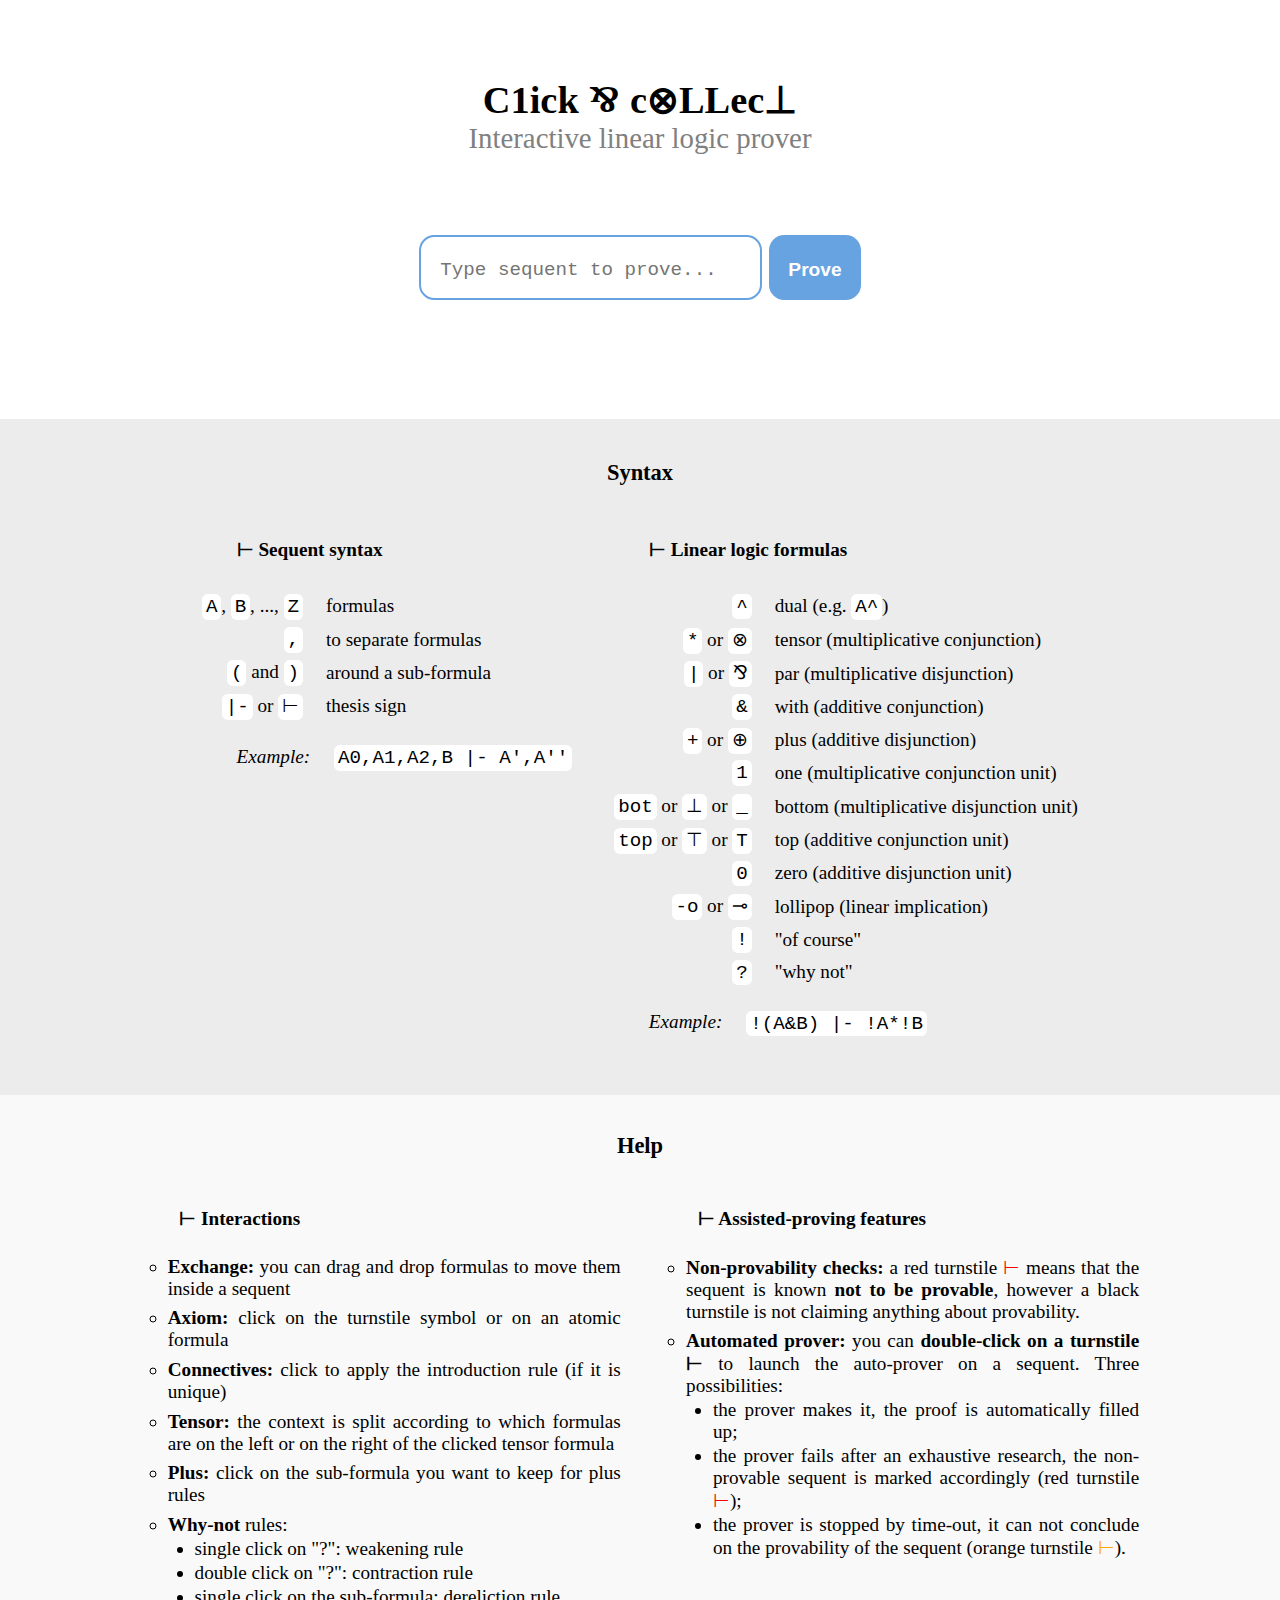
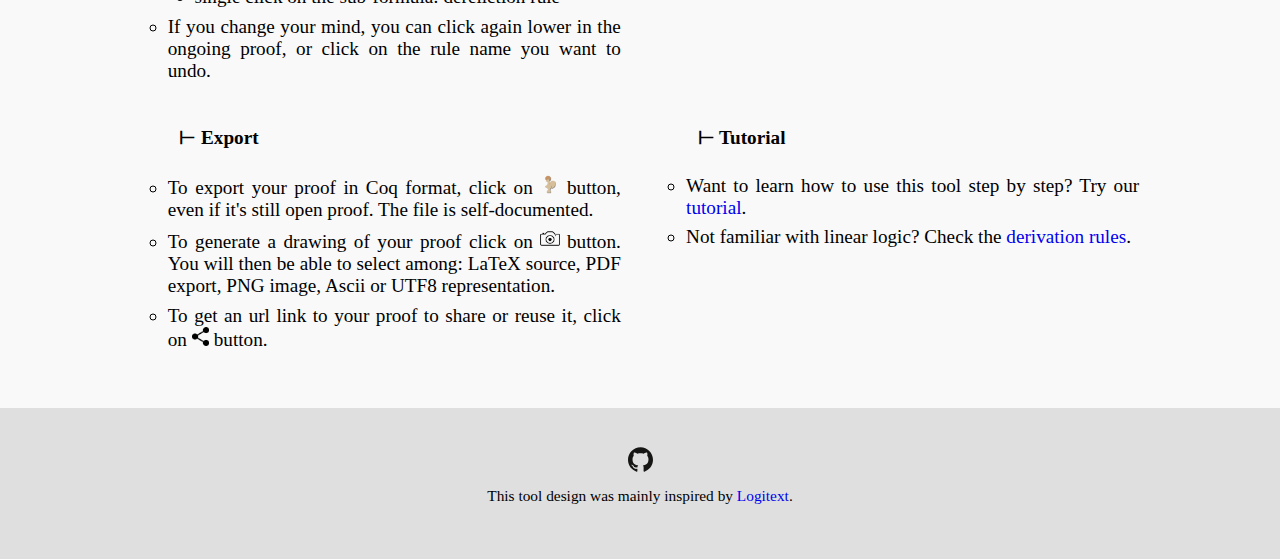
<file: index.html>
<?xml version="1.0" encoding="utf-8" ?>
<!DOCTYPE html PUBLIC "-//W3C//DTD XHTML 1.0 Transitional//EN" "http://www.w3.org/TR/xhtml1/DTD/xhtml1-transitional.dtd">
<html xmlns="http://www.w3.org/1999/xhtml" xml:lang="en" lang="en">
    <head>
        <link rel="canonical" href="https://click-and-collect.linear-logic.org/" />
        <script src="static/jquery/jquery-3.6.0.min.js" type="text/javascript"></script>
        <script src="static/jquery/jquery-ui.min.js" type="text/javascript"></script>
        <!-- JQuery on mobile -->
        <script type="text/javascript" src="static/jquery/jquery.ui.touch-punch.min.js"></script>
        <script type="text/javascript" src="static/js/sequent.js"></script>
        <script type="text/javascript" src="static/js/proof.js"></script>
        <script type="text/javascript" src="static/js/app.js"></script>
        <link rel="stylesheet" type="text/css" href="static/css/jquery-ui.min.css">
        <link rel="stylesheet" type="text/css" href="static/css/jquery-ui.structure.min.css">
        <link rel="stylesheet" type="text/css" href="static/css/jquery-ui.theme.min.css">
        <link href="static/css/style.css" rel="stylesheet" type="text/css">
        <title>C1ick ⅋ c⊗LLec⊥ - Interactive linear logic prover</title>
        <link rel="shortcut icon" type="image/jpg" href="static/images/favicon.ico"/>
        <meta name="description" content="An interactive tool to build proofs in the sequent calculus of Linear Logic">
        <meta name="keywords" content="click, collect, click-and-collect, linear, logic, LL, sequent, calculus, proof, prover, propositional, interactive, online, latex, coq, pdf">
        <meta name="viewport" content="width=device-width, initial-scale=1.0">

        <!-- Global site tag (gtag.js) - Google Analytics -->
        <script async src="https://www.googletagmanager.com/gtag/js?id=G-6M0JK9PWN1" type="text/javascript"></script>
        <script type="text/javascript">
            window.dataLayer = window.dataLayer || [];
            function gtag(){dataLayer.push(arguments);}
            gtag('js', new Date());

            gtag('config', 'G-6M0JK9PWN1');
        </script>
    </head>
    <body>
        <div class="section-wrapper">
            <div class="section">
                <h2>C1ick <span class="flip">&</span> c⊗LLec⊥</h2>
                <h1>Interactive linear logic prover</h1>
            </div>
            <div class="section">
                <form action="#" id="sequent-form">
                    <label>
                        <input type="text" name="sequentAsString" placeholder="Type sequent to prove..." size="24" />
                    </label>
                    <input type="submit" value="Prove" onclick="submitSequent(this)">
                </form>
            </div>
        </div>

        <div class="section-wrapper">
            <div class="section main-proof-section">
                <div id="main-proof-container" class="proof-container">

                </div>
            </div>
        </div>

        <div class="section-wrapper darker-gray">
            <div class="section syntax">
                <h3>Syntax</h3>
                <div class="subsection">
                    <h4>
                        Sequent syntax
                    </h4>
                    <table>
                        <tr><td><span class="code">A</span>, <span class="code">B</span>, ..., <span class="code">Z</span></td><td>formulas</td></tr>
                        <tr><td><span class="code">,</span></td><td>to separate formulas</td></tr>
                        <tr><td><span class="code">(</span> and <span class="code">)</span></td><td>around a sub-formula</td></tr>
                        <tr><td><span class="code">|-</span> or <span class="code">⊢</span></td><td>thesis sign</td></tr>
                    </table>
                    <p>
                        <span class="example">Example: </span><span class="code">A0,A1,A2,B |- A',A''</span>
                    </p>

                </div>
                <div class="subsection">
                    <h4>
                        Linear logic formulas
                    </h4>
                    <table>
                        <tr><td><span class="code">^</span></td><td>dual (e.g. <span class="code">A^</span>)</td></tr>
                        <tr><td><span class="code">*</span> or <span class="code">⊗</span></td><td>tensor (multiplicative conjunction)</td></tr>
                        <tr><td><span class="code">|</span> or <span class="code">⅋</span></td><td>par (multiplicative disjunction)</td></tr>
                        <tr><td><span class="code">&</span></td><td>with (additive conjunction)</td></tr>
                        <tr><td><span class="code">+</span> or <span class="code">⊕</span></td><td>plus (additive disjunction)</td></tr>
                        <tr><td><span class="code">1</span></td><td>one (multiplicative conjunction unit)</td></tr>
                        <tr><td><span class="code">bot</span> or <span class="code">⊥</span> or <span class="code">_</span></td><td>bottom (multiplicative disjunction unit)</td></tr>
                        <tr><td><span class="code">top</span> or <span class="code">⊤</span> or <span class="code">T</span></td><td>top (additive conjunction unit)</td></tr>
                        <tr><td><span class="code">0</span></td><td>zero (additive disjunction unit)</td></tr>
                        <tr><td><span class="code">-o</span> or <span class="code">⊸</span></td><td>lollipop (linear implication)</td></tr>
                        <tr><td><span class="code">!</span></td><td>"of course"</td></tr>
                        <tr><td><span class="code">?</span></td><td>"why not"</td></tr>
                    </table>
                    <p>
                        <span class="example">Example: </span><span class="code">!(A&B) |- !A*!B</span>
                    </p>
                </div>
            </div>
        </div>

        <div class="section-wrapper light-gray">
            <div class="section memo">
                <h3>Help</h3>
                <div class="subsection">
                    <h4>
                        Interactions
                    </h4>
                    <ul>
                        <li><span class="bold">Exchange:</span> you can drag and drop formulas to move them inside a sequent</li>
                        <li><span class="bold">Axiom:</span> click on the turnstile symbol or on an atomic formula</li>
                        <li><span class="bold">Connectives:</span> click to apply the introduction rule (if it is unique)</li>
                        <li><span class="bold">Tensor:</span> the context is split according to which formulas are on the left or on the right of the clicked tensor formula</li>
                        <li><span class="bold">Plus:</span> click on the sub-formula you want to keep for plus rules</li>
                        <li><span class="bold">Why-not</span> rules:
                            <ul>
                                <li>single click on "?": weakening rule</li>
                                <li>double click on "?": contraction rule</li>
                                <li>single click on the sub-formula: dereliction rule</li>
                            </ul>
                        </li>
                        <li>If you change your mind, you can click again lower in the ongoing proof, or click on the rule name you want to undo.</li>
                    </ul>
                </div>

                <div class="subsection">
                    <h4>
                        Assisted-proving features
                    </h4>
                    <ul>
                        <li><span class="bold">Non-provability checks:</span> a red turnstile <span class="turnstile not-provable">⊢</span> means that the sequent is known <span class="bold">not to be provable</span>, however a black turnstile is not claiming anything about provability.</li>
                        <li><span class="bold">Automated prover:</span> you can <span class="bold">double-click on a turnstile ⊢</span> to launch the auto-prover on a sequent. Three possibilities:
                        <ul>
                            <li>the prover makes it, the proof is automatically filled up;</li>
                            <li>the prover fails after an exhaustive research, the non-provable sequent is marked accordingly (red turnstile <span class="turnstile not-provable">⊢</span>);</li>
                            <li>the prover is stopped by time-out, it can not conclude on the provability of the sequent (orange turnstile <span class="turnstile not-auto-provable">⊢</span>).</li>
                        </ul>
                    </ul>
                </div>

                <div class="subsection">
                    <h4>
                        Export
                    </h4>
                    <ul>
                        <li>To export your proof in Coq format, click on <img src="static/images/coq.png" title="Export as Coq" style="height:1em;" /> button, even if it's still open proof. The file is self-documented.</li>
                        <li>To generate a drawing of your proof click on <img src="static/images/camera.png" title="Proof drawing" style="height: 1em;" /> button. You will then be able to select among: LaTeX source, PDF export, PNG image, Ascii or UTF8 representation.</li>
                        <li>To get an url link to your proof to share or reuse it, click on <img src="static/images/share-icon.png" title="Share proof URL" style="height: 1em;" /> button.</li>
                    </ul>
                </div>

                <div class="subsection">
                    <h4>
                        Tutorial
                    </h4>
                    <ul>
                        <li>Want to learn how to use this tool step by step? Try our <a href="#tutorial" onclick="showTutorial();">tutorial</a>.</li>
                        <li>Not familiar with linear logic? Check the <a href="#rules" onclick="showRules();">derivation rules</a>.</li>
                    </ul>
                </div>
            </div>
        </div>

        <div id="notations-dialog" title="Notations" class="dialog">
            <ul>
                <li>Click on + button to add a new notation.</li>
                <li>Click on an existing notation to edit or delete it.</li>
                <li>Recursive notations are allowed.</li>
            </ul>
        </div>

        <div id="auto-reverse-dialog" title="Auto-reverse option" class="dialog">
            <p>When switched-on this option applies systematically reversible rules to generated sequents.<br>
                This includes not only the introduction rules for <span class="flip">&</span>, &, ⊥, ⊤, ! and 1, but also:</p>
            <ul>
                <li>axiom rule for atomic formulas</li>
                <li>⊗ rule with empty context</li>
            </ul>
        </div>

        <div id="cut-mode-dialog" title="Cut mode option" class="dialog">
            <p>When switched-on this option allows you to apply cut rule.
                Click on the position you would like to cut (a comma <span class="code">,</span> between two formulas or a point <span class="code">.</span> at the beginning or end of a sequent), and type your formula in the popup.</p>
        </div>

        <div id="proof-transformation-dialog" title="Proof transformation mode" class="dialog">
            <p>When switched-on this option allows you to work on a proof.</p>
            <ul>
                <li>You can click on ⇯ button to expand an axiom rule (applies reversible rules first). Double-click to fully expand an axiom.</li>
            </ul>
        </div>

        <div id="cut-formula-dialog" title="Enter cut formula" class="dialog">
            <form action="#">
                <label>
                    <input type="text" name="formulaAsString" placeholder="Type formula ..." size="26" />
                </label>
                <input type="submit" value="Cut" />
            </form>
        </div>

        <div id="explicit-exchange-dialog" title="Explicit exchange" class="dialog">
            <p>By default, no exchange rule will appear in the export: the output will be displayed as in the interface (snapshot).
                With explicit exchange activated, required exchanges will appear in the export, to get derivation rules applied strictly through the proof.</p>
        </div>

        <div id="export-dialog" title="Choose export options" class="dialog">
            <table>
                <tr><td><input type="radio" id="tex" name="format" value="tex" checked></td>
                    <td><label for="tex"><span class="bold">Tex</span></label></td>
                    <td><label for="tex">LaTeX code</label></td></tr>
                <tr><td><input type="radio" id="pdf" name="format" value="pdf"></td>
                    <td><label for="pdf"><span class="bold">PDF</span></label></td>
                    <td><label for="pdf">LaTeX converted in PDF format</label></td></tr>
                <tr><td><input type="radio" id="png" name="format" value="png"></td>
                    <td><label for="png"><span class="bold">PNG</span></label></td>
                    <td><label for="png">LaTeX converted in PNG format</label></td></tr>
                <tr><td><input type="radio" id="ascii" name="format" value="ascii"></td>
                    <td><label for="ascii"><span class="bold">ASCII</span></label></td>
                    <td><label for="ascii">Text representation using ASCII characters only</label></td></tr>
                <tr><td><input type="radio" id="utf8" name="format" value="utf8"></td>
                    <td><label for="utf8"><span class="bold nowrap">UTF-8</span></label></td>
                    <td><label for="utf8">Text representation using UTF-8 characters (better displayed with fixed width fonts)</label></td></tr>
            </table>
        </div>

        <div class="section-wrapper">
            <a id="tutorial"></a>
            <div class="section tutorial hidden">
                <div class="close-section"><span onclick="hideTutorial()">⨯</span></div>
                <h3>Tutorial</h3>
                <div class="subsection">
                    <p>
                        Here is a short tutorial to learn how to interact with the tool. You should be able to have all example proofs complete (with green background).
                    </p>
                    <p>
                        Click on a formula or its orthogonal to apply the <span class="bold">axiom rule</span>.
                    </p>
                    <div class="proof-container">{"s":{"cons":[{"t":"litt","v":"A"},{"t":"dual","v":{"t":"litt","v":"A"}}]},"ar":null}</div>
                    <p>
                        If the two formulas are not explicitly orthogonal, you can click on <span class="bold">thesis symbol</span> to attempt to apply the axiom rule on a two-formulas sequent.
                    </p>
                    <div class="proof-container">{"s":{"cons":[{"t":"one"},{"t":"bottom"}]},"ar":null}</div>
                    <p>
                        Click on <span class="bold">connectives</span> to apply the associated rules.
                    </p>
                    <div class="proof-container">{"s":{"cons":[{"t":"par","v1":{"t":"litt","v":"A"},"v2":{"t":"dual","v":{"t":"litt","v":"A"}}}]},"ar":null}</div>
                    <p>
                        <span class="bold">Move formulas</span> within the list before applying <span class="bold">tensor rule</span>.
                            Formulas on the left of the tensor formula will move to the left premise, and formulas on the right of the tensor formula will move to the right premise.
                    </p>
                    <div class="proof-container">{"s":{"cons":[{"t":"litt","v":"A"},{"t":"dual","v":{"t":"litt","v":"A"}},{"t":"tensor","v1":{"t":"litt","v":"A"},"v2":{"t":"dual","v":{"t":"litt","v":"A"}}}]},"ar":null}</div>
                    <p>
                        As for <span class="bold">plus rules</span>, just click on the left or right sub-formula.
                    </p>
                    <div class="proof-container">{"s":{"cons":[{"t":"litt","v":"A"},{"t":"plus","v1":{"t":"litt","v":"B"},"v2":{"t":"dual","v":{"t":"litt","v":"A"}}}]},"ar":null}</div>
                    <p>
                        For the <span class="bold">whynot</span> connective, you have three possibilities:
                    </p>
                    <ul><li>single click on whynot connective applies <span class="bold">weakening</span></li>
                        <li>single click on the sub-formula applies <span class="bold">dereliction</span></li>
                        <li>double click applies <span class="bold">contraction</span>.</li>
                    </ul>
                    <div class="proof-container">{"s":{"cons":[{"t":"whynot","v":{"t":"litt","v":"A"}},{"t":"whynot","v":{"t":"litt","v":"B"}},{"t":"tensor","v1":{"t":"dual","v":{"t":"litt","v":"A"}},"v2":{"t":"dual","v":{"t":"litt","v":"A"}}}]},"ar":null}</div>
                    <p>
                        <span class="bold">That's it!</span> Here are some extra examples for you to prove. Have fun!
                    </p>
                    <ul class="examples">
                        <li><a href="/?s=A%E2%8A%97B+%E2%8A%A2+B%E2%8A%97A">A⊗B ⊢ B⊗A</a></li>
                        <li><a href="/?s=%28A%E2%8A%97B%29%E2%8A%97C+%E2%8A%A2+A%E2%8A%97%28B%E2%8A%97C%29">(A⊗B)⊗C ⊢ A⊗(B⊗C)</a></li>
                        <li><a href="/?s=A%E2%8A%97%28B%E2%8A%B8C%29+%E2%8A%A2+B%E2%8A%B8%28A%E2%8A%97C%29">A⊗(B⊸C) ⊢ B⊸(A⊗C)</a></li>
                        <li><a href="/?s=A%E2%8A%97%28B%E2%8A%95C%29+%E2%8A%A2+%28A%E2%8A%97B%29%E2%8A%95%28A%E2%8A%97C%29">A⊗(B⊕C) ⊢ (A⊗B)⊕(A⊗C)</a></li>
                        <li><a href="/?s=%21A%E2%8A%97%21B+%E2%8A%A2+%21%28A%E2%8A%97B%29">!A⊗!B ⊢ !(A⊗B)</a></li>
                        <li><a href="/?s=%21%28A%26B%29+%E2%8A%A2+%21A%E2%8A%97%21B">!(A&amp;B) ⊢ !A⊗!B</a></li>
                        <li><a href="/?s=%21A%E2%8A%97%21B%E2%8A%A2%21%28A%26B%29">!A⊗!B ⊢ !(A&amp;B)</a></li>
                    </ul>
		    <p>You can play with <a href="https://github.com/etiennecallies/click-and-collect/wiki/Examples">yet another list of examples</a> if you want.</p>
                </div>
            </div>
        </div>

        <div class="section-wrapper darker-gray">
            <a id="rules"></a>
            <div class="section rules hidden">
                <div class="close-section"><span onclick="hideRules()">⨯</span></div>
                <h3>Derivation rules</h3>
                <div class="row">
                    <div class="proof-container">{"s":{"cons":[{"t":"litt","v":"A"},{"t":"dual","v":{"t":"litt","v":"A"}}]},"ar":{"rr":{"r":"axiom"},"p":[]}}</div>
                </div>
                <div class="row">
                    <div class="proof-container">{"s":{"cons":[{"t":"one"}]},"ar":{"rr":{"r":"one"},"p":[]}}</div>
                    <div class="proof-container">{"s":{"cons":[{"t":"litt","v":"Γ"},{"t":"bottom"},{"t":"litt","v":"Δ"}]},"ar":{"rr":{"r":"bottom","fp":1},"p":[{"s":{"cons":[{"t":"litt","v":"Γ"},{"t":"litt","v":"Δ"}]},"ar":null}]}}</div>
                    <div class="proof-container">{"s":{"cons":[{"t":"litt","v":"Γ"},{"t":"top"},{"t":"litt","v":"Δ"}]},"ar":{"rr":{"r":"top","fp":1},"p":[]}}</div>
                </div>
                <div class="row">
                    <div class="proof-container">{"s":{"cons":[{"t":"litt","v":"Γ"},{"t":"tensor","v1":{"t":"litt","v":"A"},"v2":{"t":"litt","v":"B"}},{"t":"litt","v":"Δ"}]},"ar":{"rr":{"r":"tensor","fp":1},"p":[{"s":{"cons":[{"t":"litt","v":"Γ"},{"t":"litt","v":"A"}]},"ar":null},{"s":{"cons":[{"t":"litt","v":"B"},{"t":"litt","v":"Δ"}]},"ar":null}]}}</div>
                    <div class="proof-container">{"s":{"cons":[{"t":"litt","v":"Γ"},{"t":"par","v1":{"t":"litt","v":"A"},"v2":{"t":"litt","v":"B"}},{"t":"litt","v":"Δ"}]},"ar":{"rr":{"r":"par","fp":1},"p":[{"s":{"cons":[{"t":"litt","v":"Γ"},{"t":"litt","v":"A"},{"t":"litt","v":"B"},{"t":"litt","v":"Δ"}]},"ar":null}]}}</div>
                </div>
                <div class="row">
                    <div class="proof-container">{"s":{"cons":[{"t":"litt","v":"Γ"},{"t":"with","v1":{"t":"litt","v":"A"},"v2":{"t":"litt","v":"B"}},{"t":"litt","v":"Δ"}]},"ar":{"rr":{"r":"with","fp":1},"p":[{"s":{"cons":[{"t":"litt","v":"Γ"},{"t":"litt","v":"A"},{"t":"litt","v":"Δ"}]},"ar":null},{"s":{"cons":[{"t":"litt","v":"Γ"},{"t":"litt","v":"B"},{"t":"litt","v":"Δ"}]},"ar":null}]}}</div>
                </div>
                <div class="row">
                    <div class="proof-container">{"s":{"cons":[{"t":"litt","v":"Γ"},{"t":"plus","v1":{"t":"litt","v":"A"},"v2":{"t":"litt","v":"B"}},{"t":"litt","v":"Δ"}]},"ar":{"rr":{"r":"plus_left","fp":1},"p":[{"s":{"cons":[{"t":"litt","v":"Γ"},{"t":"litt","v":"A"},{"t":"litt","v":"Δ"}]},"ar":null}]}}</div>
                    <div class="proof-container">{"s":{"cons":[{"t":"litt","v":"Γ"},{"t":"plus","v1":{"t":"litt","v":"A"},"v2":{"t":"litt","v":"B"}},{"t":"litt","v":"Δ"}]},"ar":{"rr":{"r":"plus_right","fp":1},"p":[{"s":{"cons":[{"t":"litt","v":"Γ"},{"t":"litt","v":"B"},{"t":"litt","v":"Δ"}]},"ar":null}]}}</div>
                </div>
                <div class="row">
                    <div class="proof-container">{"s":{"cons":[{"t":"whynot","v":{"t":"litt","v":"Γ"}},{"t":"ofcourse","v":{"t":"litt","v":"A"}},{"t":"whynot","v":{"t":"litt","v":"Δ"}}]},"ar":{"rr":{"r":"promotion","fp":1},"p":[{"s":{"cons":[{"t":"whynot","v":{"t":"litt","v":"Γ"}},{"t":"litt","v":"A"},{"t":"whynot","v":{"t":"litt","v":"Δ"}}]},"ar":null}]}}</div>
                </div>
                <div class="row">
                    <div class="proof-container">{"s":{"cons":[{"t":"litt","v":"Γ"},{"t":"whynot","v":{"t":"litt","v":"A"}},{"t":"litt","v":"Δ"}]},"ar":{"rr":{"r":"weakening","fp":1},"p":[{"s":{"cons":[{"t":"litt","v":"Γ"},{"t":"litt","v":"Δ"}]},"ar":null}]}}</div>
                    <div class="proof-container">{"s":{"cons":[{"t":"litt","v":"Γ"},{"t":"whynot","v":{"t":"litt","v":"A"}},{"t":"litt","v":"Δ"}]},"ar":{"rr":{"r":"dereliction","fp":1},"p":[{"s":{"cons":[{"t":"litt","v":"Γ"},{"t":"litt","v":"A"},{"t":"litt","v":"Δ"}]},"ar":null}]}}</div>
                    <div class="proof-container">{"s":{"cons":[{"t":"litt","v":"Γ"},{"t":"whynot","v":{"t":"litt","v":"A"}},{"t":"litt","v":"Δ"}]},"ar":{"rr":{"r":"contraction","fp":1},"p":[{"s":{"cons":[{"t":"litt","v":"Γ"},{"t":"whynot","v":{"t":"litt","v":"A"}},{"t":"whynot","v":{"t":"litt","v":"A"}},{"t":"litt","v":"Δ"}]},"ar":null}]}}</div>
                </div>
                <div class="row">
                    <div class="proof-container">{"s":{"cons":[{"t":"litt","v":"Γ"},{"t":"litt","v":"Δ"}]},"ar":{"rr":{"r":"cut","formula":{"t":"litt","v":"A"},"fp":1},"p":[{"s":{"cons":[{"t":"litt","v":"Γ"},{"t":"litt","v":"A"}]},"ar":null},{"s":{"cons":[{"t":"dual","v":{"t":"litt","v":"A"}},{"t":"litt","v":"Δ"}]},"ar":null}]}}</div>
                </div>
            </div>
        </div>


        <div class="section-wrapper dark-gray">
            <div class="section footer">
                <div class="subsection">
                    <a href="https://github.com/etiennecallies/click-and-collect/wiki">
                        <img src="static/images/github-icon.svg" title="View source code and additional informations" height="25" width="25"/>
                    </a>
                </div>
                <div class="subsection">
                    <p>This tool design was mainly inspired by <a href="http://logitext.mit.edu/">Logitext</a>.</p>
                </div>
            </div>
        </div>
    </body>
</html>
</file>
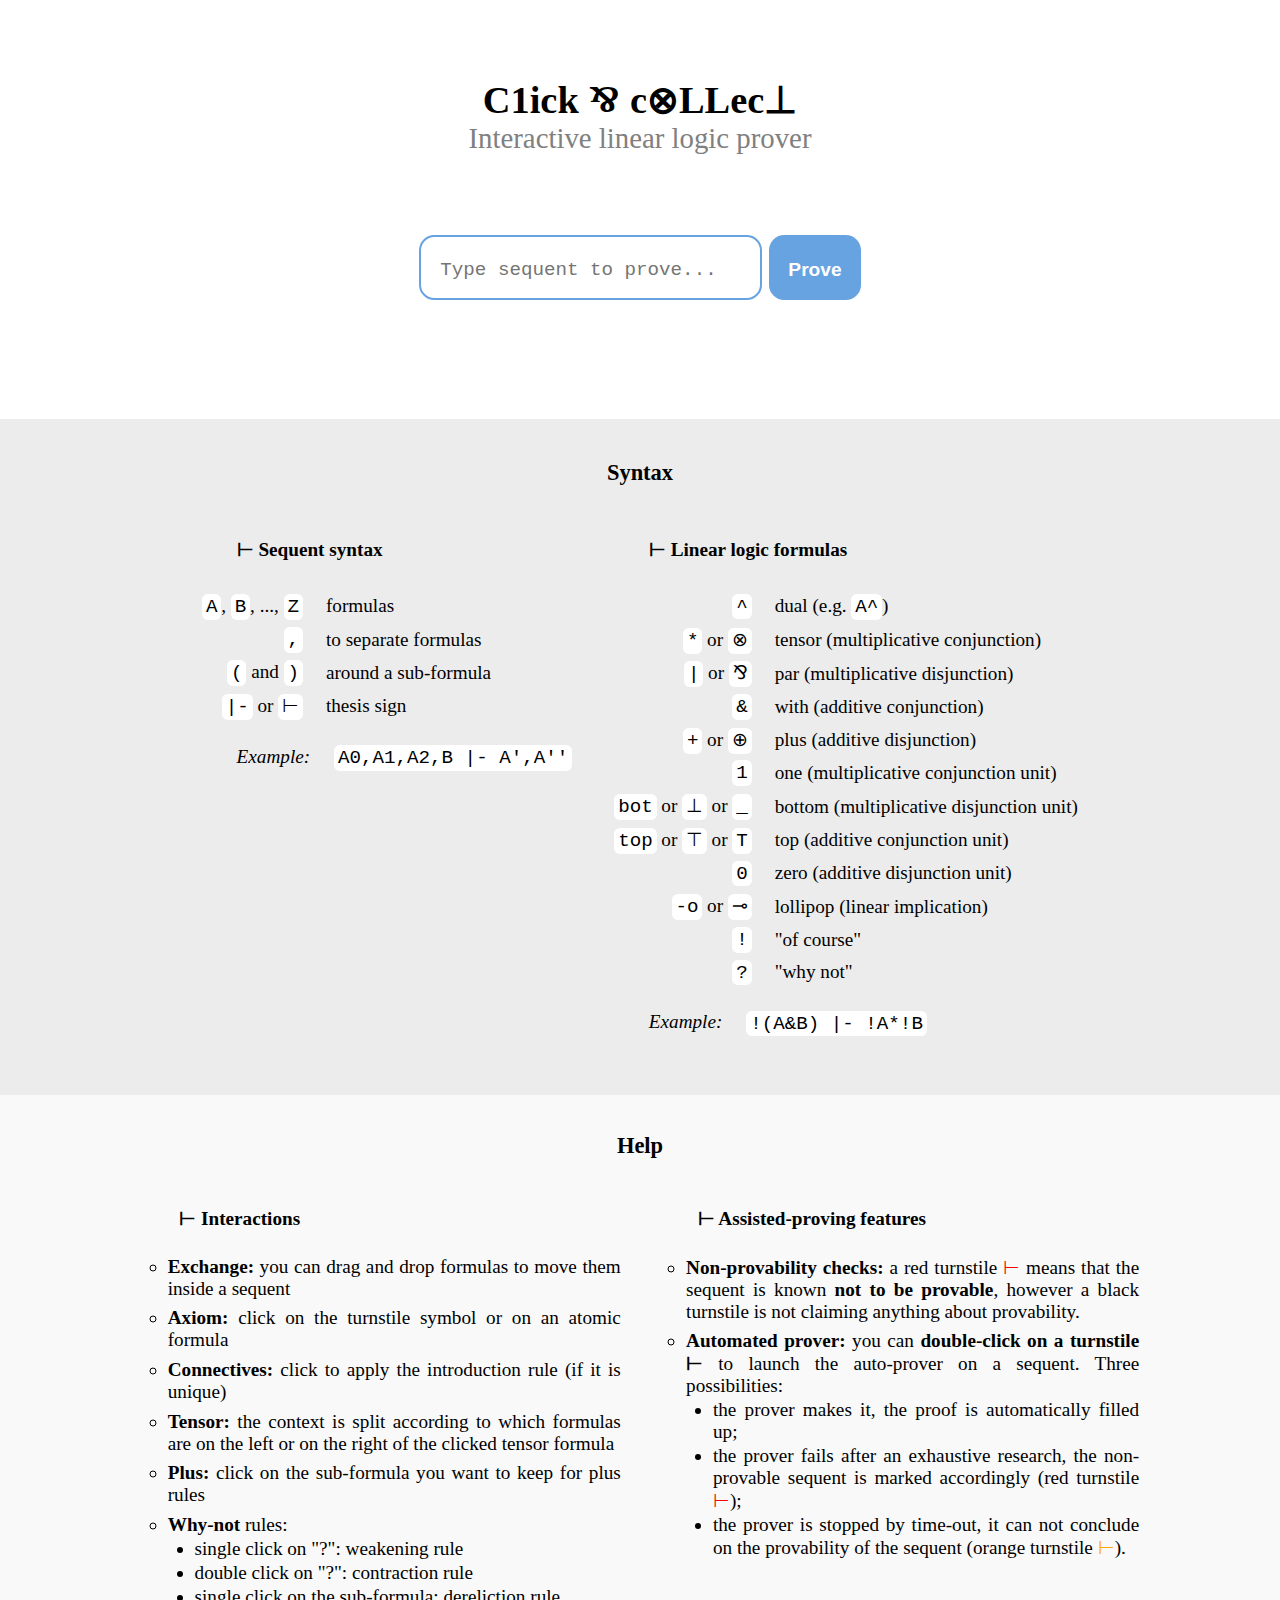
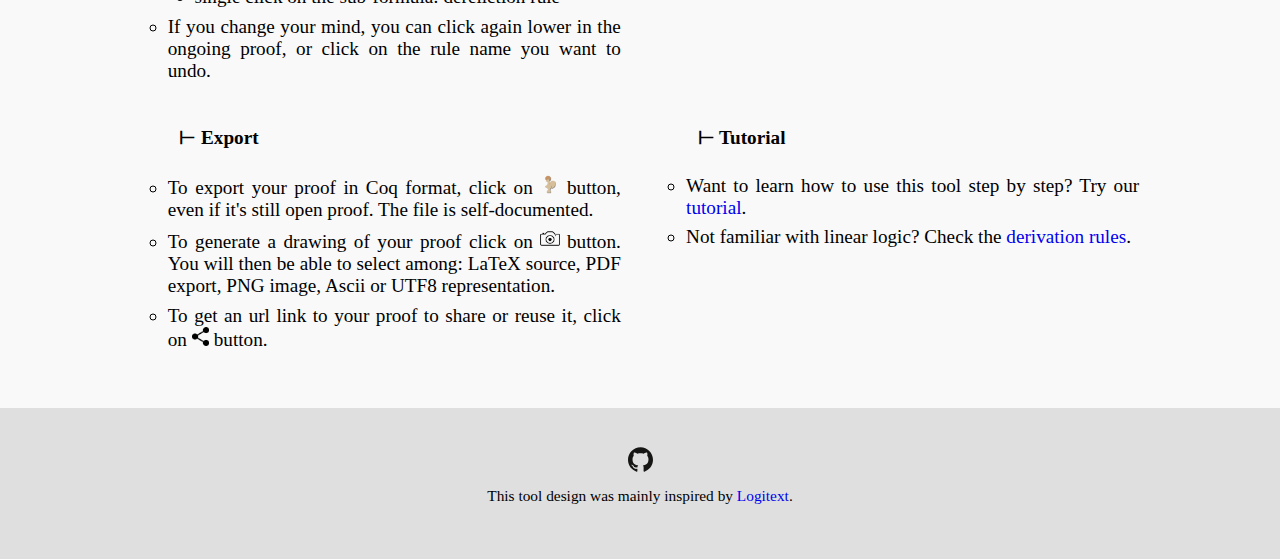
<file: static/index.html>
<?xml version="1.0" encoding="utf-8" ?>
<!DOCTYPE html PUBLIC "-//W3C//DTD XHTML 1.0 Transitional//EN" "http://www.w3.org/TR/xhtml1/DTD/xhtml1-transitional.dtd">
<html xmlns="http://www.w3.org/1999/xhtml" xml:lang="en" lang="en">
    <head>
        <link rel="canonical" href="https://click-and-collect.linear-logic.org/" />
        <script src="jquery/jquery-3.6.0.min.js" type="text/javascript"></script>
        <script src="jquery/jquery-ui.min.js" type="text/javascript"></script>
        <!-- JQuery on mobile -->
        <script type="text/javascript" src="jquery/jquery.ui.touch-punch.min.js"></script>
        <script type="text/javascript" src="js/sequent.js"></script>
        <script type="text/javascript" src="js/proof.js"></script>
        <script type="text/javascript" src="js/app.js"></script>
        <link rel="stylesheet" type="text/css" href="css/jquery-ui.min.css">
        <link rel="stylesheet" type="text/css" href="css/jquery-ui.structure.min.css">
        <link rel="stylesheet" type="text/css" href="css/jquery-ui.theme.min.css">
        <link href="css/style.css" rel="stylesheet" type="text/css">
        <title>C1ick ⅋ c⊗LLec⊥ - Interactive linear logic prover</title>
        <link rel="shortcut icon" type="image/jpg" href="images/favicon.ico"/>
        <meta name="description" content="An interactive tool to build proofs in the sequent calculus of Linear Logic">
        <meta name="keywords" content="click, collect, click-and-collect, linear, logic, LL, sequent, calculus, proof, prover, propositional, interactive, online, latex, coq, pdf">
        <meta name="viewport" content="width=device-width, initial-scale=1.0">

        <!-- Global site tag (gtag.js) - Google Analytics -->
        <script async src="https://www.googletagmanager.com/gtag/js?id=G-6M0JK9PWN1" type="text/javascript"></script>
        <script type="text/javascript">
            window.dataLayer = window.dataLayer || [];
            function gtag(){dataLayer.push(arguments);}
            gtag('js', new Date());

            gtag('config', 'G-6M0JK9PWN1');
        </script>
    </head>
    <body>
        <div class="section-wrapper">
            <div class="section">
                <h2>C1ick <span class="flip">&</span> c⊗LLec⊥</h2>
                <h1>Interactive linear logic prover</h1>
            </div>
            <div class="section">
                <form action="#" id="sequent-form">
                    <label>
                        <input type="text" name="sequentAsString" placeholder="Type sequent to prove..." size="24" />
                    </label>
                    <input type="submit" value="Prove" onclick="submitSequent(this)">
                </form>
            </div>
        </div>

        <div class="section-wrapper">
            <div class="section main-proof-section">
                <div id="main-proof-container" class="proof-container">

                </div>
            </div>
        </div>

        <div class="section-wrapper darker-gray">
            <div class="section syntax">
                <h3>Syntax</h3>
                <div class="subsection">
                    <h4>
                        Sequent syntax
                    </h4>
                    <table>
                        <tr><td><span class="code">A</span>, <span class="code">B</span>, ..., <span class="code">Z</span></td><td>formulas</td></tr>
                        <tr><td><span class="code">,</span></td><td>to separate formulas</td></tr>
                        <tr><td><span class="code">(</span> and <span class="code">)</span></td><td>around a sub-formula</td></tr>
                        <tr><td><span class="code">|-</span> or <span class="code">⊢</span></td><td>thesis sign</td></tr>
                    </table>
                    <p>
                        <span class="example">Example: </span><span class="code">A0,A1,A2,B |- A',A''</span>
                    </p>

                </div>
                <div class="subsection">
                    <h4>
                        Linear logic formulas
                    </h4>
                    <table>
                        <tr><td><span class="code">^</span></td><td>dual (e.g. <span class="code">A^</span>)</td></tr>
                        <tr><td><span class="code">*</span> or <span class="code">⊗</span></td><td>tensor (multiplicative conjunction)</td></tr>
                        <tr><td><span class="code">|</span> or <span class="code">⅋</span></td><td>par (multiplicative disjunction)</td></tr>
                        <tr><td><span class="code">&</span></td><td>with (additive conjunction)</td></tr>
                        <tr><td><span class="code">+</span> or <span class="code">⊕</span></td><td>plus (additive disjunction)</td></tr>
                        <tr><td><span class="code">1</span></td><td>one (multiplicative conjunction unit)</td></tr>
                        <tr><td><span class="code">bot</span> or <span class="code">⊥</span> or <span class="code">_</span></td><td>bottom (multiplicative disjunction unit)</td></tr>
                        <tr><td><span class="code">top</span> or <span class="code">⊤</span> or <span class="code">T</span></td><td>top (additive conjunction unit)</td></tr>
                        <tr><td><span class="code">0</span></td><td>zero (additive disjunction unit)</td></tr>
                        <tr><td><span class="code">-o</span> or <span class="code">⊸</span></td><td>lollipop (linear implication)</td></tr>
                        <tr><td><span class="code">!</span></td><td>"of course"</td></tr>
                        <tr><td><span class="code">?</span></td><td>"why not"</td></tr>
                    </table>
                    <p>
                        <span class="example">Example: </span><span class="code">!(A&B) |- !A*!B</span>
                    </p>
                </div>
            </div>
        </div>

        <div class="section-wrapper light-gray">
            <div class="section memo">
                <h3>Help</h3>
                <div class="subsection">
                    <h4>
                        Interactions
                    </h4>
                    <ul>
                        <li><span class="bold">Exchange:</span> you can drag and drop formulas to move them inside a sequent</li>
                        <li><span class="bold">Axiom:</span> click on the turnstile symbol or on an atomic formula</li>
                        <li><span class="bold">Connectives:</span> click to apply the introduction rule (if it is unique)</li>
                        <li><span class="bold">Tensor:</span> the context is split according to which formulas are on the left or on the right of the clicked tensor formula</li>
                        <li><span class="bold">Plus:</span> click on the sub-formula you want to keep for plus rules</li>
                        <li><span class="bold">Why-not</span> rules:
                            <ul>
                                <li>single click on "?": weakening rule</li>
                                <li>double click on "?": contraction rule</li>
                                <li>single click on the sub-formula: dereliction rule</li>
                            </ul>
                        </li>
                        <li>If you change your mind, you can click again lower in the ongoing proof, or click on the rule name you want to undo.</li>
                    </ul>
                </div>

                <div class="subsection">
                    <h4>
                        Assisted-proving features
                    </h4>
                    <ul>
                        <li><span class="bold">Non-provability checks:</span> a red turnstile <span class="turnstile not-provable">⊢</span> means that the sequent is known <span class="bold">not to be provable</span>, however a black turnstile is not claiming anything about provability.</li>
                        <li><span class="bold">Automated prover:</span> you can <span class="bold">double-click on a turnstile ⊢</span> to launch the auto-prover on a sequent. Three possibilities:
                        <ul>
                            <li>the prover makes it, the proof is automatically filled up;</li>
                            <li>the prover fails after an exhaustive research, the non-provable sequent is marked accordingly (red turnstile <span class="turnstile not-provable">⊢</span>);</li>
                            <li>the prover is stopped by time-out, it can not conclude on the provability of the sequent (orange turnstile <span class="turnstile not-auto-provable">⊢</span>).</li>
                        </ul>
                    </ul>
                </div>

                <div class="subsection">
                    <h4>
                        Export
                    </h4>
                    <ul>
                        <li>To export your proof in Coq format, click on <img src="images/coq.png" title="Export as Coq" style="height:1em;" /> button, even if it's still open proof. The file is self-documented.</li>
                        <li>To generate a drawing of your proof click on <img src="images/camera.png" title="Proof drawing" style="height: 1em;" /> button. You will then be able to select among: LaTeX source, PDF export, PNG image, Ascii or UTF8 representation.</li>
                        <li>To get an url link to your proof to share or reuse it, click on <img src="images/share-icon.png" title="Share proof URL" style="height: 1em;" /> button.</li>
                    </ul>
                </div>

                <div class="subsection">
                    <h4>
                        Tutorial
                    </h4>
                    <ul>
                        <li>Want to learn how to use this tool step by step? Try our <a href="#tutorial" onclick="showTutorial();">tutorial</a>.</li>
                        <li>Not familiar with linear logic? Check the <a href="#rules" onclick="showRules();">derivation rules</a>.</li>
                    </ul>
                </div>
            </div>
        </div>

        <div id="notations-dialog" title="Notations" class="dialog">
            <ul>
                <li>Click on + button to add a new notation.</li>
                <li>Click on an existing notation to edit or delete it.</li>
                <li>Recursive notations are allowed.</li>
            </ul>
        </div>

        <div id="auto-reverse-dialog" title="Auto-reverse option" class="dialog">
            <p>When switched-on this option applies systematically reversible rules to generated sequents.<br>
                This includes not only the introduction rules for <span class="flip">&</span>, &, ⊥, ⊤, ! and 1, but also:</p>
            <ul>
                <li>axiom rule for atomic formulas</li>
                <li>⊗ rule with empty context</li>
            </ul>
        </div>

        <div id="cut-mode-dialog" title="Cut mode option" class="dialog">
            <p>When switched-on this option allows you to apply cut rule.
                Click on the position you would like to cut (a comma <span class="code">,</span> between two formulas or a point <span class="code">.</span> at the beginning or end of a sequent), and type your formula in the popup.</p>
        </div>

        <div id="cut-formula-dialog" title="Enter cut formula" class="dialog">
            <form action="#">
                <label>
                    <input type="text" name="formulaAsString" placeholder="Type formula ..." size="26" />
                </label>
                <input type="submit" value="Cut" />
            </form>
        </div>

        <div id="explicit-exchange-dialog" title="Explicit exchange" class="dialog">
            <p>By default, no exchange rule will appear in the export: the output will be displayed as in the interface (snapshot).
                With explicit exchange activated, required exchanges will appear in the export, to get derivation rules applied strictly through the proof.</p>
        </div>

        <div id="export-dialog" title="Choose export options" class="dialog">
            <table>
                <tr><td><input type="radio" id="tex" name="format" value="tex" checked></td>
                    <td><label for="tex"><span class="bold">Tex</span></label></td>
                    <td><label for="tex">LaTeX code</label></td></tr>
                <tr><td><input type="radio" id="pdf" name="format" value="pdf"></td>
                    <td><label for="pdf"><span class="bold">PDF</span></label></td>
                    <td><label for="pdf">LaTeX converted in PDF format</label></td></tr>
                <tr><td><input type="radio" id="png" name="format" value="png"></td>
                    <td><label for="png"><span class="bold">PNG</span></label></td>
                    <td><label for="png">LaTeX converted in PNG format</label></td></tr>
                <tr><td><input type="radio" id="ascii" name="format" value="ascii"></td>
                    <td><label for="ascii"><span class="bold">ASCII</span></label></td>
                    <td><label for="ascii">Text representation using ASCII characters only</label></td></tr>
                <tr><td><input type="radio" id="utf8" name="format" value="utf8"></td>
                    <td><label for="utf8"><span class="bold nowrap">UTF-8</span></label></td>
                    <td><label for="utf8">Text representation using UTF-8 characters (better displayed with fixed width fonts)</label></td></tr>
            </table>
        </div>

        <div class="section-wrapper">
            <a id="tutorial"></a>
            <div class="section tutorial hidden">
                <div class="close-section"><span onclick="hideTutorial()">⨯</span></div>
                <h3>Tutorial</h3>
                <div class="subsection">
                    <p>
                        Here is a short tutorial to learn how to interact with the tool. You should be able to have all example proofs complete (with green background).
                    </p>
                    <p>
                        Click on a formula or its orthogonal to apply the <span class="bold">axiom rule</span>.
                    </p>
                    <div class="proof-container">{"s":{"cons":[{"t":"litt","v":"A"},{"t":"dual","v":{"t":"litt","v":"A"}}]},"ar":null}</div>
                    <p>
                        If the two formulas are not explicitly orthogonal, you can click on <span class="bold">thesis symbol</span> to attempt to apply the axiom rule on a two-formulas sequent.
                    </p>
                    <div class="proof-container">{"s":{"cons":[{"t":"one"},{"t":"bottom"}]},"ar":null}</div>
                    <p>
                        Click on <span class="bold">connectives</span> to apply the associated rules.
                    </p>
                    <div class="proof-container">{"s":{"cons":[{"t":"par","v1":{"t":"litt","v":"A"},"v2":{"t":"dual","v":{"t":"litt","v":"A"}}}]},"ar":null}</div>
                    <p>
                        <span class="bold">Move formulas</span> within the list before applying <span class="bold">tensor rule</span>.
                            Formulas on the left of the tensor formula will move to the left premise, and formulas on the right of the tensor formula will move to the right premise.
                    </p>
                    <div class="proof-container">{"s":{"cons":[{"t":"litt","v":"A"},{"t":"dual","v":{"t":"litt","v":"A"}},{"t":"tensor","v1":{"t":"litt","v":"A"},"v2":{"t":"dual","v":{"t":"litt","v":"A"}}}]},"ar":null}</div>
                    <p>
                        As for <span class="bold">plus rules</span>, just click on the left or right sub-formula.
                    </p>
                    <div class="proof-container">{"s":{"cons":[{"t":"litt","v":"A"},{"t":"plus","v1":{"t":"litt","v":"B"},"v2":{"t":"dual","v":{"t":"litt","v":"A"}}}]},"ar":null}</div>
                    <p>
                        For the <span class="bold">whynot</span> connective, you have three possibilities:
                    </p>
                    <ul><li>single click on whynot connective applies <span class="bold">weakening</span></li>
                        <li>single click on the sub-formula applies <span class="bold">dereliction</span></li>
                        <li>double click applies <span class="bold">contraction</span>.</li>
                    </ul>
                    <div class="proof-container">{"s":{"cons":[{"t":"whynot","v":{"t":"litt","v":"A"}},{"t":"whynot","v":{"t":"litt","v":"B"}},{"t":"tensor","v1":{"t":"dual","v":{"t":"litt","v":"A"}},"v2":{"t":"dual","v":{"t":"litt","v":"A"}}}]},"ar":null}</div>
                    <p>
                        <span class="bold">That's it!</span> Here are some extra examples for you to prove. Have fun!
                    </p>
                    <ul class="examples">
                        <li><a href="/?s=A%E2%8A%97B+%E2%8A%A2+B%E2%8A%97A">A⊗B ⊢ B⊗A</a></li>
                        <li><a href="/?s=%28A%E2%8A%97B%29%E2%8A%97C+%E2%8A%A2+A%E2%8A%97%28B%E2%8A%97C%29">(A⊗B)⊗C ⊢ A⊗(B⊗C)</a></li>
                        <li><a href="/?s=A%E2%8A%97%28B%E2%8A%B8C%29+%E2%8A%A2+B%E2%8A%B8%28A%E2%8A%97C%29">A⊗(B⊸C) ⊢ B⊸(A⊗C)</a></li>
                        <li><a href="/?s=A%E2%8A%97%28B%E2%8A%95C%29+%E2%8A%A2+%28A%E2%8A%97B%29%E2%8A%95%28A%E2%8A%97C%29">A⊗(B⊕C) ⊢ (A⊗B)⊕(A⊗C)</a></li>
                        <li><a href="/?s=%21A%E2%8A%97%21B+%E2%8A%A2+%21%28A%E2%8A%97B%29">!A⊗!B ⊢ !(A⊗B)</a></li>
                        <li><a href="/?s=%21%28A%26B%29+%E2%8A%A2+%21A%E2%8A%97%21B">!(A&amp;B) ⊢ !A⊗!B</a></li>
                        <li><a href="/?s=%21A%E2%8A%97%21B%E2%8A%A2%21%28A%26B%29">!A⊗!B ⊢ !(A&amp;B)</a></li>
                    </ul>
		    <p>You can play with <a href="https://github.com/etiennecallies/click-and-collect/wiki/Examples">yet another list of examples</a> if you want.</p>
                </div>
            </div>
        </div>

        <div class="section-wrapper darker-gray">
            <a id="rules"></a>
            <div class="section rules hidden">
                <div class="close-section"><span onclick="hideRules()">⨯</span></div>
                <h3>Derivation rules</h3>
                <div class="row">
                    <div class="proof-container">{"s":{"cons":[{"t":"litt","v":"A"},{"t":"dual","v":{"t":"litt","v":"A"}}]},"ar":{"rr":{"r":"axiom"},"p":[]}}</div>
                </div>
                <div class="row">
                    <div class="proof-container">{"s":{"cons":[{"t":"one"}]},"ar":{"rr":{"r":"one"},"p":[]}}</div>
                    <div class="proof-container">{"s":{"cons":[{"t":"litt","v":"Γ"},{"t":"bottom"},{"t":"litt","v":"Δ"}]},"ar":{"rr":{"r":"bottom","fp":1},"p":[{"s":{"cons":[{"t":"litt","v":"Γ"},{"t":"litt","v":"Δ"}]},"ar":null}]}}</div>
                    <div class="proof-container">{"s":{"cons":[{"t":"litt","v":"Γ"},{"t":"top"},{"t":"litt","v":"Δ"}]},"ar":{"rr":{"r":"top","fp":1},"p":[]}}</div>
                </div>
                <div class="row">
                    <div class="proof-container">{"s":{"cons":[{"t":"litt","v":"Γ"},{"t":"tensor","v1":{"t":"litt","v":"A"},"v2":{"t":"litt","v":"B"}},{"t":"litt","v":"Δ"}]},"ar":{"rr":{"r":"tensor","fp":1},"p":[{"s":{"cons":[{"t":"litt","v":"Γ"},{"t":"litt","v":"A"}]},"ar":null},{"s":{"cons":[{"t":"litt","v":"B"},{"t":"litt","v":"Δ"}]},"ar":null}]}}</div>
                    <div class="proof-container">{"s":{"cons":[{"t":"litt","v":"Γ"},{"t":"par","v1":{"t":"litt","v":"A"},"v2":{"t":"litt","v":"B"}},{"t":"litt","v":"Δ"}]},"ar":{"rr":{"r":"par","fp":1},"p":[{"s":{"cons":[{"t":"litt","v":"Γ"},{"t":"litt","v":"A"},{"t":"litt","v":"B"},{"t":"litt","v":"Δ"}]},"ar":null}]}}</div>
                </div>
                <div class="row">
                    <div class="proof-container">{"s":{"cons":[{"t":"litt","v":"Γ"},{"t":"with","v1":{"t":"litt","v":"A"},"v2":{"t":"litt","v":"B"}},{"t":"litt","v":"Δ"}]},"ar":{"rr":{"r":"with","fp":1},"p":[{"s":{"cons":[{"t":"litt","v":"Γ"},{"t":"litt","v":"A"},{"t":"litt","v":"Δ"}]},"ar":null},{"s":{"cons":[{"t":"litt","v":"Γ"},{"t":"litt","v":"B"},{"t":"litt","v":"Δ"}]},"ar":null}]}}</div>
                </div>
                <div class="row">
                    <div class="proof-container">{"s":{"cons":[{"t":"litt","v":"Γ"},{"t":"plus","v1":{"t":"litt","v":"A"},"v2":{"t":"litt","v":"B"}},{"t":"litt","v":"Δ"}]},"ar":{"rr":{"r":"plus_left","fp":1},"p":[{"s":{"cons":[{"t":"litt","v":"Γ"},{"t":"litt","v":"A"},{"t":"litt","v":"Δ"}]},"ar":null}]}}</div>
                    <div class="proof-container">{"s":{"cons":[{"t":"litt","v":"Γ"},{"t":"plus","v1":{"t":"litt","v":"A"},"v2":{"t":"litt","v":"B"}},{"t":"litt","v":"Δ"}]},"ar":{"rr":{"r":"plus_right","fp":1},"p":[{"s":{"cons":[{"t":"litt","v":"Γ"},{"t":"litt","v":"B"},{"t":"litt","v":"Δ"}]},"ar":null}]}}</div>
                </div>
                <div class="row">
                    <div class="proof-container">{"s":{"cons":[{"t":"whynot","v":{"t":"litt","v":"Γ"}},{"t":"ofcourse","v":{"t":"litt","v":"A"}},{"t":"whynot","v":{"t":"litt","v":"Δ"}}]},"ar":{"rr":{"r":"promotion","fp":1},"p":[{"s":{"cons":[{"t":"whynot","v":{"t":"litt","v":"Γ"}},{"t":"litt","v":"A"},{"t":"whynot","v":{"t":"litt","v":"Δ"}}]},"ar":null}]}}</div>
                </div>
                <div class="row">
                    <div class="proof-container">{"s":{"cons":[{"t":"litt","v":"Γ"},{"t":"whynot","v":{"t":"litt","v":"A"}},{"t":"litt","v":"Δ"}]},"ar":{"rr":{"r":"weakening","fp":1},"p":[{"s":{"cons":[{"t":"litt","v":"Γ"},{"t":"litt","v":"Δ"}]},"ar":null}]}}</div>
                    <div class="proof-container">{"s":{"cons":[{"t":"litt","v":"Γ"},{"t":"whynot","v":{"t":"litt","v":"A"}},{"t":"litt","v":"Δ"}]},"ar":{"rr":{"r":"dereliction","fp":1},"p":[{"s":{"cons":[{"t":"litt","v":"Γ"},{"t":"litt","v":"A"},{"t":"litt","v":"Δ"}]},"ar":null}]}}</div>
                    <div class="proof-container">{"s":{"cons":[{"t":"litt","v":"Γ"},{"t":"whynot","v":{"t":"litt","v":"A"}},{"t":"litt","v":"Δ"}]},"ar":{"rr":{"r":"contraction","fp":1},"p":[{"s":{"cons":[{"t":"litt","v":"Γ"},{"t":"whynot","v":{"t":"litt","v":"A"}},{"t":"whynot","v":{"t":"litt","v":"A"}},{"t":"litt","v":"Δ"}]},"ar":null}]}}</div>
                </div>
                <div class="row">
                    <div class="proof-container">{"s":{"cons":[{"t":"litt","v":"Γ"},{"t":"litt","v":"Δ"}]},"ar":{"rr":{"r":"cut","formula":{"t":"litt","v":"A"},"fp":1},"p":[{"s":{"cons":[{"t":"litt","v":"Γ"},{"t":"litt","v":"A"}]},"ar":null},{"s":{"cons":[{"t":"dual","v":{"t":"litt","v":"A"}},{"t":"litt","v":"Δ"}]},"ar":null}]}}</div>
                </div>
            </div>
        </div>


        <div class="section-wrapper dark-gray">
            <div class="section footer">
                <div class="subsection">
                    <a href="https://github.com/etiennecallies/click-and-collect/wiki">
                        <img src="images/github-icon.svg" title="View source code and additional informations" height="25" width="25"/>
                    </a>
                </div>
                <div class="subsection">
                    <p>This tool design was mainly inspired by <a href="http://logitext.mit.edu/">Logitext</a>.</p>
                </div>
            </div>
        </div>
    </body>
</html>
</file>
<file: static/css/style.css>
html, body { max-width: 100%; overflow-x: hidden; margin: 0; }
body {font-size: 1.2em; }

sup, sub { font-size:0.6em; }
a { text-decoration: none; }
.flip { transform: scale(-1, -1); display: inline-block; }
.bold { font-weight: bold; }
.italic { font-style: italic; }
.nowrap { white-space: nowrap; }

h1 { margin: 0 auto; text-align: center; font-weight: 100; color: gray; font-size: 1.5em; }
h2 { margin: 1em auto 0 auto; text-align: center; font-size: 2em; }
h3 { margin-top: 0; text-align: center; }
h4:before { content: '⊢'; }
.section { padding: 2em 0.4em; margin-left: auto; margin-right: auto; display: table; max-width: 60em; text-align: center; }
.subsection { text-indent: 2em; text-align: justify; max-width: 25em; display: inline-block; vertical-align: top; margin: 0 1em; }
.hidden { display: none; }

.section-wrapper {overflow-x: auto; display: block; }
.section-wrapper.light-gray { background: #f9f9f9; }
.section-wrapper.darker-gray { background: #ececec; }
.section-wrapper.dark-gray { background: #dfdfdf; }

form { display: flex; flex-flow: wrap; justify-content: center; }
form input { padding: 1.1em 1em 0.9em; font-size: 1em; border-radius: 0.8em; margin: 0.2em; }
input:focus { outline: none; box-shadow: none; }
input[type=text] { border: solid 2px #66a3e0; }
input[type=submit] { border: none; background-color: #66a3e0; color: white; font-weight: bold; }
input[type=text], .code { background-color: #FFF; font-family: "Courier New", sans-serif; }

.section.main-proof-section { max-width: none; }

.code { border-radius: 0.3em; padding: 0.1em 0.2em; white-space: nowrap; box-decoration-break: clone; }
.example { font-style: italic; margin-right: 1em; }

.syntax { line-height: 1.4; }
.syntax td { padding: 0.1em; }
.syntax td:nth-child(1) { text-align: right; padding-right: 1em; }
.syntax td:nth-child(2) { text-align: left; }

.memo ul { margin-top: 0; padding-left: 1.4em; }
.memo li { text-indent: 0; margin-top: 0.4em; list-style: circle; }
.memo ul ul li { list-style: disc; margin-top: 0.1em; }

.tutorial p { margin-top: 1.5em; margin-bottom: 0; }
.tutorial ul { margin-top: 0; margin-left: 3em; }
.tutorial li { text-indent: 0; text-align: left; }
.tutorial .proof-container { margin-top: 0.7em; }
.tutorial ul.examples {list-style: none; margin: 1em 0; padding: 0; }
.tutorial ul.examples li { margin: 0.3em; text-align: center; }

.close-section { cursor: pointer; color: #777; display: flex; justify-content: flex-end; margin-right: 1em; }

/* PROOF */
.proof { text-align:center; text-indent: 0; display:table; white-space:nowrap; padding: 1.6em 2.4em 0.8em 2.4em; margin: 0 auto 1em; }
.proof.complete { background:#CFC; }
.proof.proof-transformation { border: 2px dashed #66a3e0; padding: 1.6em 6em 0.8em 6em; }
.proof table { margin: auto; }
.proof table.binary-rule { width:100%; }
.proof td { position: relative; padding:0; }
.proof .sequent { margin-top: 0.2em; }
.proof .sibling { display: inline-block; vertical-align:bottom; }
.proof .sibling:first-child { margin-right: 3em; }
.proof.proof-transformation .sibling:first-child { margin-right: 6em; }
.proof .tagBox { position:absolute; bottom: 69%; left: 100%; text-align: left; }
.proof .tagBox.contraction, .proof .tagBox.unfold_litt, .proof .tagBox.unfold_dual { top: -31%; }
.proof .tagBox .tag { margin-left: 0.2em; font-size: 0.9em; display: inline-block; }
.transform { color: #66a3e0; display: inline-block; }
.transform-button { margin-left: 0.1em; border: 1px #66a3e0 solid; border-radius: 0.2em; }
.transform-button.enabled:hover { cursor: pointer; background: #66a3e0; color: #FFF; }
.transform-button.disabled { color: #ccc; border-color: #ccc; }
.proof .solid-line { border-top: 1px solid #000; }
.proof .dashed-line { border-top: 1px dashed #000; }
.proof .turnstile { margin: 0 0.3em; user-select: none; }
.turnstile.not-provable { color: red; }
.turnstile.not-auto-provable { color: orange; }
.proof .commaList { display: inline-block; list-style: none; margin: 0; padding: 0; }
.proof .commaList li { display: inline-block; margin-left: 0.2em; }
.proof .commaList li.highlight span.main-formula { border-bottom: solid #66a3e0; }
.proof.proof-transformation li span.cut-formula, .proof.proof-transformation .tagBox.cut, .tagBox.cut .transform { color: #b300b3; }
.tagBox.cut .transform-button.enabled { border-color: #b300b3; }
.tagBox.cut .transform-button.enabled:hover { background-color: #b300b3; }
.proof .commaList li span.comma:after { content: ','; margin-left: 0.2em; }
.proof .commaList li:last-child span.comma:after { content: ''; }
.proof.cut-mode span.first-point:after, .proof.cut-mode .commaList li:last-child span.comma:after { content: '.'; }
.proof.cut-mode span.first-point, .proof.cut-mode .commaList li span.comma { cursor: pointer; margin-left: 0.3em; margin-right: 0.3em; }
.proof .binary-connector { margin-left: 3px; margin-right: 3px; }
.proof .clickable { cursor: pointer; }
.proof .highlightableExpr:hover { background: #e0ecf8; }
.proof .main-formula.hoverable:hover .primaryConnector { background: #66a3e0; color: #FFF; }

.export-bar, .option-bar { margin-left: auto; margin-right: auto; display: table; }
.export-bar { margin-top: 1em; }
.option-bar { margin-top: 0.5em; }
.export-bar span, .option-label, .option-info { color: #777; margin-left: 0.5em; vertical-align: middle; }
img.export { height: 1em; margin: 0 0.2em -0.2em 0.2em; cursor: pointer; }
.option-info { font-weight: bold; cursor: pointer; }
.transform-global-button { color: #ccc; margin: 0 0.2em; font-size: 1.5em; display: inline-block; }
.transform-global-button.enabled { color: #777; cursor: pointer; }

.notation-bar { margin-top: 1em; }
.notation-label, .notation-add { vertical-align: middle; color: #777; }
.notation-add { margin-left: 0.5em; font-size: 1.2em; font-weight: bold; cursor: pointer; }
.notation-new-form { display: block; }
.notation-new-form input[type=text] { border: dotted 1px #777; border-radius: 0.3em; padding: 0.1em 0.3em; }
.notation-new-input-name { text-align: center; }
.notation-button { margin-left: 0.3em; color: #777; cursor: pointer; }
.notation-line { cursor: pointer; display: table; margin: 0.2em auto; }

.dialog { text-align: justify; }
#export-dialog table td { vertical-align: top; padding-top: 0.3em; }
#export-dialog table td:last-child { padding-left: 0.7em; }
#export-dialog .option-bar { display: block; }

.pedagogic-message { display: table; padding: 10px; margin: 1em auto; border: 1px solid; border-radius: .25rem; text-indent: 0; }
.pedagogic-message.error { color: #856404; background-color: #fff3cd; border-color: #ffeeba; }
.pedagogic-message.info { color: #004085; background-color: #cce5ff; border-color: #cce5ff; }
.pedagogic-message .message { display: inline-block; }
.pedagogic-message .close-button { display: inline-block; cursor: pointer; margin-left: 10px; }

/* RULES */
.rules .row { display: flex; flex-wrap: wrap; justify-content: center; align-items: center; }
.rules .proof-container { display: inline-block; vertical-align: bottom; }

.section.footer .subsection { display: table; margin: auto; font-size: 0.8em; max-width: none; text-align: center; text-indent: 0; }

/* SWITCH BUTTON */
.switch { position: relative; display: inline-block; width: 2.2em; height: 1em; vertical-align: middle; margin-left: 0.5em; }
.switch input { opacity: 0; width: 0; height: 1em; }
.slider { position: absolute; cursor: pointer; top: 0; left: 0; right: 0; bottom: 0; background-color: #ccc; -webkit-transition: .4s; transition: .4s; border-radius: 1em; }
.slider:before { position: absolute; content: ""; height: 0.8em; width: 0.8em; left: 0.2em; bottom: 0.1em; background-color: white; -webkit-transition: .4s; transition: .4s; border-radius: 50%; }
input:checked + .slider { background-color: #66a3e0; }
input:checked + .slider:before { -webkit-transform: translateX(1em); -ms-transform: translateX(1em); transform: translateX(1em);  }

@keyframes rotating { to { transform: rotate(360deg); }}
.loading { display: inline-block; animation: rotating 3s linear infinite; }
</file>
